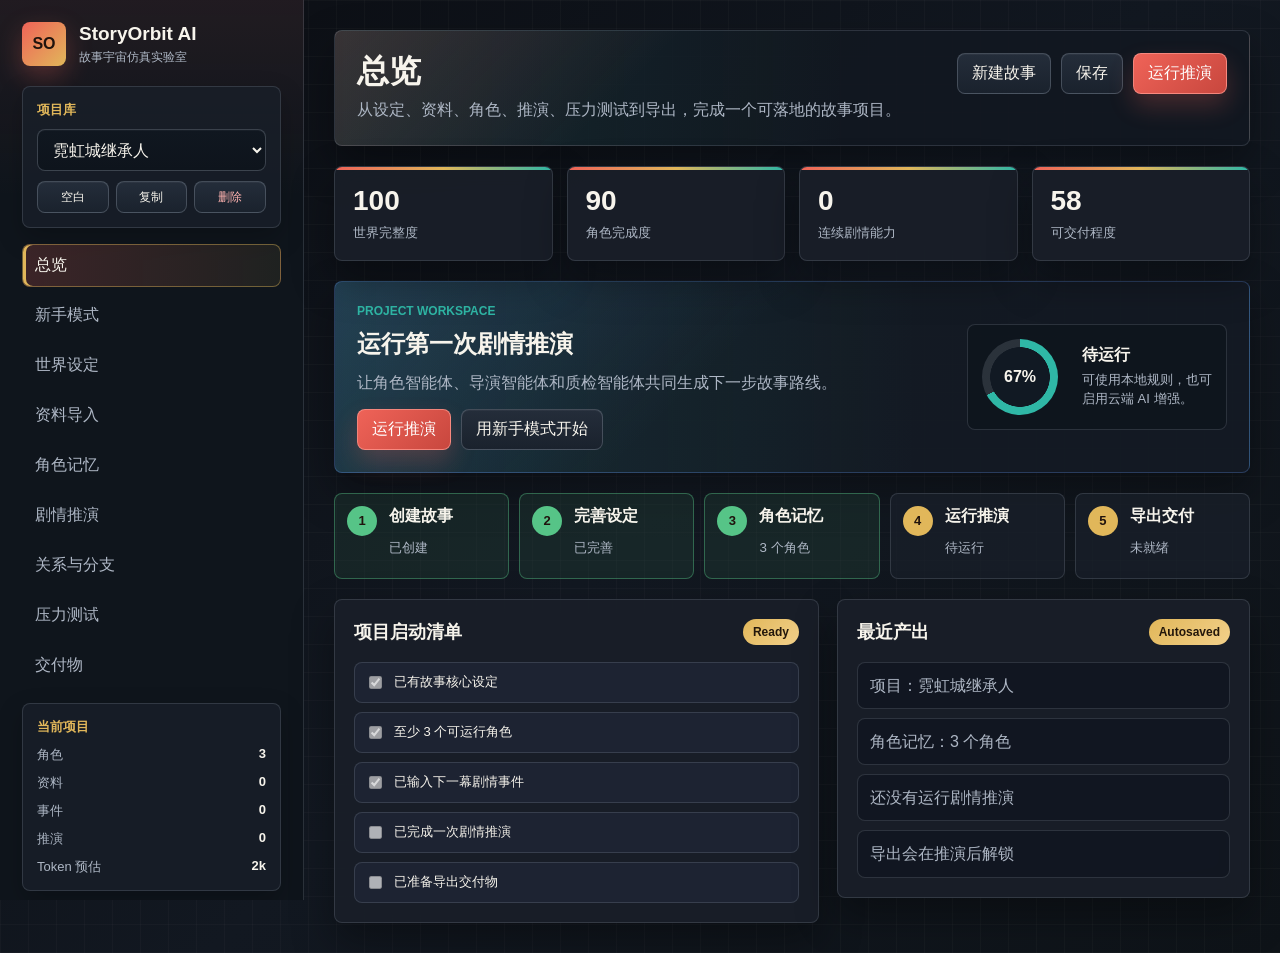
<file: index.html>
<!doctype html>
<html lang="en">
<head>
  <meta charset="utf-8">
  <meta name="viewport" content="width=device-width, initial-scale=1">
  <meta http-equiv="refresh" content="0; url=app/index.html">
  <title>StoryOrbit AI</title>
  <script>window.location.replace("app/index.html");</script>
</head>
<body>
  <p>Opening <a href="app/index.html">StoryOrbit AI</a>...</p>
</body>
</html>
</file>
<file: app/styles.css>
:root {
  --bg: #0b0d12;
  --bg-2: #10141b;
  --sidebar: #0f151c;
  --panel: rgba(25, 31, 41, 0.92);
  --panel-strong: #1d2530;
  --panel-soft: #141b24;
  --ink: #f7f4ec;
  --muted: #aeb7c5;
  --faint: #778396;
  --line: rgba(174, 183, 197, 0.18);
  --line-2: rgba(174, 183, 197, 0.28);
  --coral: #ef6358;
  --amber: #e1b75a;
  --teal: #2fb7a6;
  --blue: #6397f2;
  --green: #56c487;
  --input: #0f151d;
  --shadow: 0 18px 42px rgba(0, 0, 0, 0.34);
  --shadow-soft: 0 10px 26px rgba(0, 0, 0, 0.22);
  font-family: "Inter", "Segoe UI", "Microsoft YaHei", Arial, sans-serif;
}

* {
  box-sizing: border-box;
}

* {
  min-width: 0;
}

[hidden] {
  display: none !important;
}

html,
body {
  min-height: 100%;
}

body {
  margin: 0;
  background:
    linear-gradient(rgba(255, 255, 255, 0.025) 1px, transparent 1px),
    linear-gradient(90deg, rgba(255, 255, 255, 0.025) 1px, transparent 1px),
    linear-gradient(135deg, #0b0d12 0%, #121821 52%, #0e1318 100%);
  background-size: 28px 28px, 28px 28px, auto;
  color: var(--ink);
}

button,
input,
select,
textarea {
  font: inherit;
}

button {
  user-select: none;
}

.app-shell {
  min-height: 100vh;
  display: grid;
  grid-template-columns: 304px minmax(0, 1fr);
}

.sidebar {
  position: sticky;
  top: 0;
  height: 100vh;
  padding: 22px;
  background:
    linear-gradient(180deg, rgba(239, 99, 88, 0.08), transparent 22%),
    var(--sidebar);
  border-right: 1px solid var(--line);
  display: flex;
  flex-direction: column;
  gap: 16px;
  overflow: auto;
}

.brand {
  display: flex;
  gap: 13px;
  align-items: center;
  padding-bottom: 4px;
}

.brand-mark {
  width: 44px;
  height: 44px;
  border-radius: 8px;
  display: grid;
  place-items: center;
  color: #20130d;
  font-weight: 900;
  background: linear-gradient(135deg, var(--coral), var(--amber));
  box-shadow: 0 10px 26px rgba(239, 99, 88, 0.28);
}

.brand strong {
  display: block;
  font-size: 19px;
  letter-spacing: 0;
}

.brand span {
  display: block;
  color: var(--muted);
  font-size: 12px;
  margin-top: 4px;
}

.nav {
  display: grid;
  gap: 7px;
}

.nav-item,
.template-btn {
  width: 100%;
  border: 1px solid transparent;
  border-radius: 8px;
  background: transparent;
  color: var(--muted);
  text-align: left;
  padding: 10px 12px;
  cursor: pointer;
  transition: background 0.15s ease, border-color 0.15s ease, color 0.15s ease, transform 0.15s ease;
}

.nav-item:hover,
.template-btn:hover {
  background: rgba(255, 255, 255, 0.055);
  border-color: var(--line);
  color: var(--ink);
}

.nav-item.active {
  background: linear-gradient(90deg, rgba(239, 99, 88, 0.2), rgba(225, 183, 90, 0.08));
  border-color: rgba(225, 183, 90, 0.42);
  color: var(--ink);
  box-shadow: inset 3px 0 0 var(--amber);
}

.side-panel {
  border: 1px solid var(--line);
  border-radius: 8px;
  background: rgba(25, 31, 41, 0.78);
  padding: 14px;
  display: grid;
  gap: 10px;
  box-shadow: var(--shadow-soft);
}

.side-title {
  color: var(--amber);
  font-weight: 760;
  font-size: 13px;
}

.mini-stat {
  display: flex;
  justify-content: space-between;
  color: var(--muted);
  font-size: 13px;
}

.mini-stat strong {
  color: var(--ink);
  font-variant-numeric: tabular-nums;
}

.api-toggle {
  display: flex;
  align-items: center;
  gap: 8px;
  color: var(--ink);
  font-size: 13px;
}

.side-actions {
  display: grid;
  grid-template-columns: repeat(3, 1fr);
  gap: 7px;
}

.main {
  min-width: 0;
  padding: 30px;
  display: grid;
  gap: 20px;
  align-content: start;
}

.topbar {
  min-height: 96px;
  display: flex;
  align-items: flex-start;
  justify-content: space-between;
  gap: 18px;
  padding: 22px;
  border: 1px solid var(--line);
  border-radius: 8px;
  background:
    linear-gradient(135deg, rgba(239, 99, 88, 0.16), transparent 34%),
    linear-gradient(90deg, rgba(47, 183, 166, 0.12), transparent 56%),
    rgba(18, 24, 33, 0.9);
  box-shadow: var(--shadow);
}

.progress-panel {
  border: 1px solid rgba(225, 183, 90, 0.34);
  border-radius: 8px;
  background: rgba(18, 24, 33, 0.96);
  box-shadow: var(--shadow-soft);
  padding: 15px;
  display: grid;
  gap: 11px;
}

.progress-head {
  display: flex;
  align-items: center;
  justify-content: space-between;
  gap: 12px;
}

.progress-head span {
  color: var(--amber);
  font-weight: 760;
  font-variant-numeric: tabular-nums;
}

.progress-track {
  height: 10px;
  border-radius: 999px;
  background: #293240;
  overflow: hidden;
}

.progress-track span {
  display: block;
  width: 0%;
  height: 100%;
  background: linear-gradient(90deg, var(--coral), var(--amber), var(--teal));
  transition: width 0.28s ease;
}

.progress-steps {
  display: grid;
  grid-template-columns: repeat(4, minmax(0, 1fr));
  gap: 8px;
}

.progress-step {
  border: 1px solid var(--line);
  border-radius: 8px;
  background: rgba(32, 40, 56, 0.55);
  color: var(--muted);
  padding: 8px 10px;
  font-size: 12px;
}

.progress-step.active {
  color: var(--ink);
  border-color: rgba(225, 183, 90, 0.72);
}

.progress-step.done {
  color: var(--green);
  border-color: rgba(86, 196, 135, 0.46);
}

h1,
h2,
h3,
p {
  margin: 0;
}

h1 {
  font-size: 32px;
  line-height: 1.15;
  letter-spacing: 0;
}

h2 {
  font-size: 18px;
  letter-spacing: 0;
}

h3 {
  font-size: 16px;
}

#pageSubtitle {
  color: var(--muted);
  margin-top: 8px;
  line-height: 1.55;
  max-width: 780px;
}

.top-actions,
.button-row {
  display: flex;
  gap: 10px;
  justify-content: flex-end;
  align-items: center;
}

.button-row.wrap {
  flex-wrap: wrap;
  justify-content: flex-start;
}

.btn {
  min-height: 40px;
  border-radius: 8px;
  border: 1px solid var(--line-2);
  background: linear-gradient(180deg, #242d3a, #1a222d);
  color: var(--ink);
  padding: 9px 14px;
  cursor: pointer;
  box-shadow: 0 1px 0 rgba(255, 255, 255, 0.04) inset;
  transition: transform 0.15s ease, border-color 0.15s ease, background 0.15s ease;
}

.btn.small {
  min-height: 32px;
  padding: 6px 8px;
  font-size: 12px;
}

.btn:hover {
  border-color: rgba(225, 183, 90, 0.7);
  transform: translateY(-1px);
}

.btn.primary {
  background: linear-gradient(135deg, var(--coral), #c8473e);
  border-color: rgba(255, 154, 144, 0.72);
  color: white;
  box-shadow: 0 12px 24px rgba(239, 99, 88, 0.24);
}

.btn.danger,
.danger {
  color: #ffb3b0;
}

.tab-panel {
  display: none;
}

.tab-panel.active {
  display: grid;
  gap: 20px;
}

.layout-two {
  display: grid;
  grid-template-columns: minmax(0, 1.08fr) minmax(0, 0.92fr);
  gap: 18px;
  align-items: start;
}

.metric-grid {
  display: grid;
  grid-template-columns: repeat(4, minmax(0, 1fr));
  gap: 14px;
}

.metric,
.panel {
  background: var(--panel);
  border: 1px solid var(--line);
  border-radius: 8px;
  box-shadow: var(--shadow);
  backdrop-filter: blur(14px);
}

.metric {
  padding: 18px;
  display: grid;
  gap: 7px;
  position: relative;
  overflow: hidden;
}

.metric::before {
  content: "";
  position: absolute;
  inset: 0 0 auto 0;
  height: 3px;
  background: linear-gradient(90deg, var(--coral), var(--amber), var(--teal));
}

.metric strong {
  font-size: 28px;
  font-variant-numeric: tabular-nums;
}

.metric span {
  color: var(--muted);
  font-size: 13px;
}

.command-center {
  border: 1px solid rgba(99, 151, 242, 0.28);
  border-radius: 8px;
  background:
    linear-gradient(135deg, rgba(99, 151, 242, 0.16), transparent 42%),
    linear-gradient(90deg, rgba(47, 183, 166, 0.14), transparent 64%),
    rgba(20, 27, 36, 0.96);
  box-shadow: var(--shadow);
  padding: 22px;
  display: grid;
  grid-template-columns: minmax(0, 1fr) minmax(260px, 0.34fr);
  gap: 18px;
  align-items: center;
}

.command-main {
  display: grid;
  gap: 10px;
}

.eyebrow {
  color: var(--teal);
  font-size: 12px;
  font-weight: 800;
  text-transform: uppercase;
  letter-spacing: 0;
}

.command-main h2 {
  font-size: 24px;
}

.command-main p {
  color: var(--muted);
  line-height: 1.58;
  max-width: 760px;
}

.command-actions {
  display: flex;
  gap: 10px;
  flex-wrap: wrap;
  margin-top: 4px;
}

.health-card {
  border: 1px solid var(--line);
  border-radius: 8px;
  background: rgba(14, 20, 28, 0.64);
  padding: 14px;
  display: grid;
  grid-template-columns: 86px minmax(0, 1fr);
  gap: 14px;
  align-items: center;
}

.health-ring {
  width: 76px;
  height: 76px;
  border-radius: 50%;
  display: grid;
  place-items: center;
  color: var(--ink);
  font-weight: 900;
  font-variant-numeric: tabular-nums;
  background:
    radial-gradient(circle at center, #111923 55%, transparent 56%),
    conic-gradient(var(--teal) var(--health, 0%), rgba(174, 183, 197, 0.18) 0);
}

.health-card strong {
  display: block;
  font-size: 16px;
}

.health-card span {
  display: block;
  color: var(--muted);
  margin-top: 5px;
  line-height: 1.45;
  font-size: 13px;
}

.workflow-strip {
  display: grid;
  grid-template-columns: repeat(5, minmax(0, 1fr));
  gap: 10px;
}

.workflow-step {
  min-height: 86px;
  border: 1px solid var(--line);
  border-radius: 8px;
  background: rgba(25, 31, 41, 0.78);
  color: var(--ink);
  text-align: left;
  padding: 12px;
  display: grid;
  grid-template-columns: 32px minmax(0, 1fr);
  grid-template-areas:
    "num title"
    "num meta";
  gap: 4px 10px;
  cursor: pointer;
  transition: transform 0.15s ease, border-color 0.15s ease, background 0.15s ease;
}

.workflow-step:hover {
  transform: translateY(-1px);
  border-color: rgba(225, 183, 90, 0.62);
}

.workflow-step strong {
  grid-area: num;
  width: 30px;
  height: 30px;
  border-radius: 50%;
  display: grid;
  place-items: center;
  color: #20130d;
  background: var(--amber);
  font-size: 13px;
}

.workflow-step span {
  grid-area: title;
  font-weight: 760;
}

.workflow-step small {
  grid-area: meta;
  color: var(--muted);
}

.workflow-step.done {
  border-color: rgba(86, 196, 135, 0.42);
  background: rgba(35, 67, 58, 0.34);
}

.workflow-step.done strong {
  background: var(--green);
}

.product-checklist label {
  display: flex;
  grid-template-columns: none;
  align-items: center;
  gap: 10px;
}

.activity-list {
  display: grid;
  gap: 9px;
}

.activity-item {
  border: 1px solid var(--line);
  border-radius: 8px;
  background: rgba(14, 20, 28, 0.54);
  color: var(--muted);
  padding: 11px 12px;
  line-height: 1.45;
}

.panel {
  min-width: 0;
  padding: 19px;
  display: grid;
  gap: 15px;
}

.panel.full {
  width: 100%;
}

.panel-head {
  display: flex;
  align-items: center;
  justify-content: space-between;
  gap: 12px;
  padding-bottom: 2px;
}

.pill {
  display: inline-flex;
  align-items: center;
  min-height: 26px;
  padding: 4px 10px;
  border-radius: 999px;
  color: #23170b;
  background: linear-gradient(135deg, var(--amber), #f2d08a);
  font-size: 12px;
  font-weight: 760;
  max-width: min(100%, 720px);
  white-space: normal;
  overflow-wrap: anywhere;
  line-height: 1.35;
  text-align: left;
}

.form-grid {
  display: grid;
  grid-template-columns: repeat(2, minmax(0, 1fr));
  gap: 13px;
}

label,
.field-title {
  display: grid;
  gap: 7px;
  color: var(--muted);
  font-size: 13px;
}

input,
select,
textarea {
  width: 100%;
  border-radius: 8px;
  border: 1px solid var(--line-2);
  background: linear-gradient(180deg, #101720, #0e141c);
  color: var(--ink);
  padding: 10px 11px;
  min-height: 42px;
  box-shadow: inset 0 1px 0 rgba(255, 255, 255, 0.035);
}

select {
  color-scheme: dark;
  appearance: auto;
}

option,
optgroup {
  background: #101720;
  color: #f7f4ec;
}

textarea {
  resize: vertical;
  line-height: 1.62;
}

input[type="range"],
input[type="checkbox"] {
  width: auto;
  min-height: auto;
}

input:focus,
select:focus,
textarea:focus {
  outline: 2px solid rgba(225, 183, 90, 0.24);
  border-color: rgba(225, 183, 90, 0.78);
}

.artifact {
  min-height: 190px;
  background: rgba(15, 21, 29, 0.92);
  border: 1px solid var(--line);
  border-radius: 8px;
  padding: 15px;
  color: var(--muted);
  line-height: 1.68;
  white-space: pre-wrap;
}

.cards {
  display: grid;
  gap: 11px;
}

.card,
.branch-card {
  min-width: 0;
  background: linear-gradient(180deg, rgba(32, 40, 56, 0.96), rgba(21, 28, 38, 0.96));
  border: 1px solid var(--line);
  border-radius: 8px;
  padding: 15px;
  display: grid;
  gap: 10px;
  transition: border-color 0.15s ease, transform 0.15s ease;
}

.card:hover,
.branch-card:hover {
  border-color: rgba(47, 183, 166, 0.48);
}

.card-head,
.branch-score {
  display: flex;
  justify-content: space-between;
  align-items: flex-start;
  gap: 10px;
  flex-wrap: wrap;
}

.card-head h3,
.branch-score span {
  min-width: 0;
  overflow-wrap: anywhere;
  word-break: break-word;
}

.card p,
.card li,
.branch-card p,
.tree-node p {
  color: var(--muted);
  line-height: 1.58;
  font-size: 13px;
  overflow-wrap: anywhere;
  word-break: break-word;
}

.card ul {
  margin: 0;
  padding-left: 18px;
}

.card-actions {
  display: flex;
  justify-content: flex-end;
  gap: 8px;
  flex-wrap: wrap;
  min-width: 0;
}

#characterList .card {
  overflow: hidden;
}

#characterList .card .pill {
  flex: 1 1 280px;
}

#characterList .card h3 {
  flex: 0 1 260px;
}

#characterList .card ul {
  max-width: 100%;
}

#characterList .card li {
  max-width: 100%;
}

.sim-settings {
  display: grid;
  grid-template-columns: minmax(0, 1fr) minmax(180px, 0.7fr);
  gap: 13px;
}

.check-grid {
  display: grid;
  grid-template-columns: repeat(2, minmax(0, 1fr));
  gap: 9px;
}

.check-item,
.checklist label {
  display: flex;
  align-items: center;
  gap: 9px;
  border: 1px solid var(--line);
  border-radius: 8px;
  background: rgba(32, 40, 56, 0.72);
  padding: 10px;
  color: var(--ink);
}

.checklist {
  display: grid;
  gap: 9px;
}

.branch-grid {
  display: grid;
  grid-template-columns: repeat(3, minmax(0, 1fr));
  gap: 13px;
}

.branch-card {
  background: rgba(15, 21, 29, 0.94);
  cursor: pointer;
}

.branch-card.selected {
  border-color: rgba(225, 183, 90, 0.9);
  box-shadow: 0 0 0 1px rgba(225, 183, 90, 0.18), var(--shadow-soft);
}

.branch-score {
  color: var(--amber);
  font-weight: 760;
  font-size: 13px;
}

.stress-list {
  display: grid;
  gap: 12px;
}

.stress-row {
  display: grid;
  grid-template-columns: 128px minmax(0, 1fr) 42px;
  gap: 12px;
  align-items: center;
  color: var(--muted);
  font-size: 13px;
}

.stress-row strong {
  color: var(--ink);
  font-variant-numeric: tabular-nums;
}

.meter {
  height: 10px;
  border-radius: 999px;
  background: #293240;
  overflow: hidden;
}

.meter span {
  display: block;
  height: 100%;
  background: linear-gradient(90deg, var(--teal), var(--green));
}

.meter.warn span {
  background: linear-gradient(90deg, var(--coral), var(--amber));
}

.graph {
  min-height: 430px;
  position: relative;
  overflow: hidden;
  border: 1px solid var(--line);
  border-radius: 8px;
  background:
    linear-gradient(rgba(255, 255, 255, 0.035) 1px, transparent 1px),
    linear-gradient(90deg, rgba(255, 255, 255, 0.035) 1px, transparent 1px),
    #0f151d;
  background-size: 34px 34px, 34px 34px, auto;
}

.graph-line {
  position: absolute;
  height: 2px;
  background: rgba(225, 183, 90, 0.58);
  transform-origin: left center;
}

.graph-node {
  position: absolute;
  width: 120px;
  min-height: 76px;
  margin-left: -60px;
  margin-top: -38px;
  border: 1px solid rgba(47, 183, 166, 0.36);
  border-radius: 8px;
  background: linear-gradient(180deg, #202838, #151c26);
  padding: 10px;
  text-align: center;
  display: grid;
  align-content: center;
  gap: 5px;
  box-shadow: var(--shadow-soft);
}

.graph-node strong {
  font-size: 14px;
}

.graph-node span {
  color: var(--muted);
  font-size: 12px;
}

.tree {
  display: grid;
  gap: 10px;
}

.tree-node {
  border-left: 3px solid var(--amber);
  background: rgba(15, 21, 29, 0.94);
  border-radius: 8px;
  padding: 13px;
  display: grid;
  gap: 6px;
}

.tree-node.child {
  margin-left: 22px;
  border-left-color: var(--teal);
}

.tree-node.grandchild {
  margin-left: 44px;
  border-left-color: var(--green);
}

.empty {
  color: var(--muted);
  border: 1px dashed var(--line-2);
  border-radius: 8px;
  padding: 18px;
  line-height: 1.55;
  background: rgba(15, 21, 29, 0.44);
}

.toast {
  position: fixed;
  right: 18px;
  bottom: 18px;
  background: var(--panel-strong);
  color: var(--ink);
  border: 1px solid var(--line-2);
  border-radius: 8px;
  padding: 12px 14px;
  opacity: 0;
  transform: translateY(10px);
  pointer-events: none;
  transition: opacity 0.18s ease, transform 0.18s ease;
  box-shadow: var(--shadow);
}

.toast.show {
  opacity: 1;
  transform: translateY(0);
}

@media (max-width: 1180px) {
  .app-shell {
    grid-template-columns: 1fr;
  }

  .sidebar {
    position: static;
    height: auto;
  }

  .command-center,
  .layout-two,
  .branch-grid,
  .metric-grid,
  .workflow-strip {
    grid-template-columns: 1fr;
  }
}

@media (max-width: 760px) {
  .main {
    padding: 18px;
  }

  .topbar,
  .top-actions {
    display: grid;
    justify-content: stretch;
  }

  .form-grid,
  .sim-settings,
  .check-grid,
  .progress-steps,
  .health-card {
    grid-template-columns: 1fr;
  }

  .workflow-step {
    min-height: 72px;
  }

  h1 {
    font-size: 26px;
  }
}
</file>
